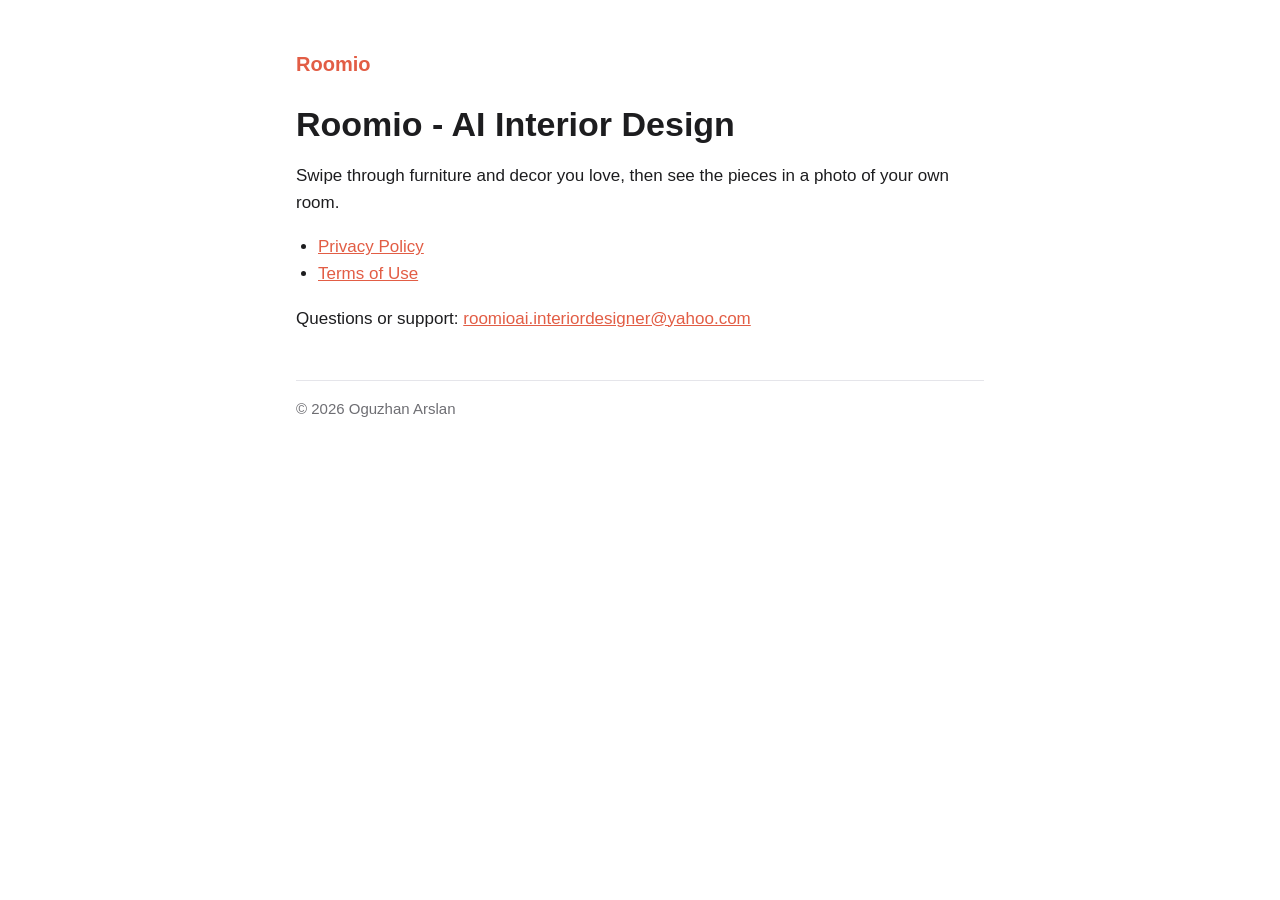
<file: index.html>
<!doctype html>
<html lang="en">
<head>
<meta charset="utf-8">
<meta name="viewport" content="width=device-width, initial-scale=1">
<title>Roomio</title>
<link rel="stylesheet" href="style.css">
</head>
<body>
<main>
<header><a href="./">Roomio</a></header>
<h1>Roomio - AI Interior Design</h1>
<p>Swipe through furniture and decor you love, then see the pieces in a photo of your own room.</p>
<ul>
<li><a href="privacy.html">Privacy Policy</a></li>
<li><a href="terms.html">Terms of Use</a></li>
</ul>
<p>Questions or support: <a href="mailto:roomioai.interiordesigner@yahoo.com">roomioai.interiordesigner@yahoo.com</a></p>
<footer>© 2026 Oguzhan Arslan</footer>
</main>
</body>
</html>
</file>
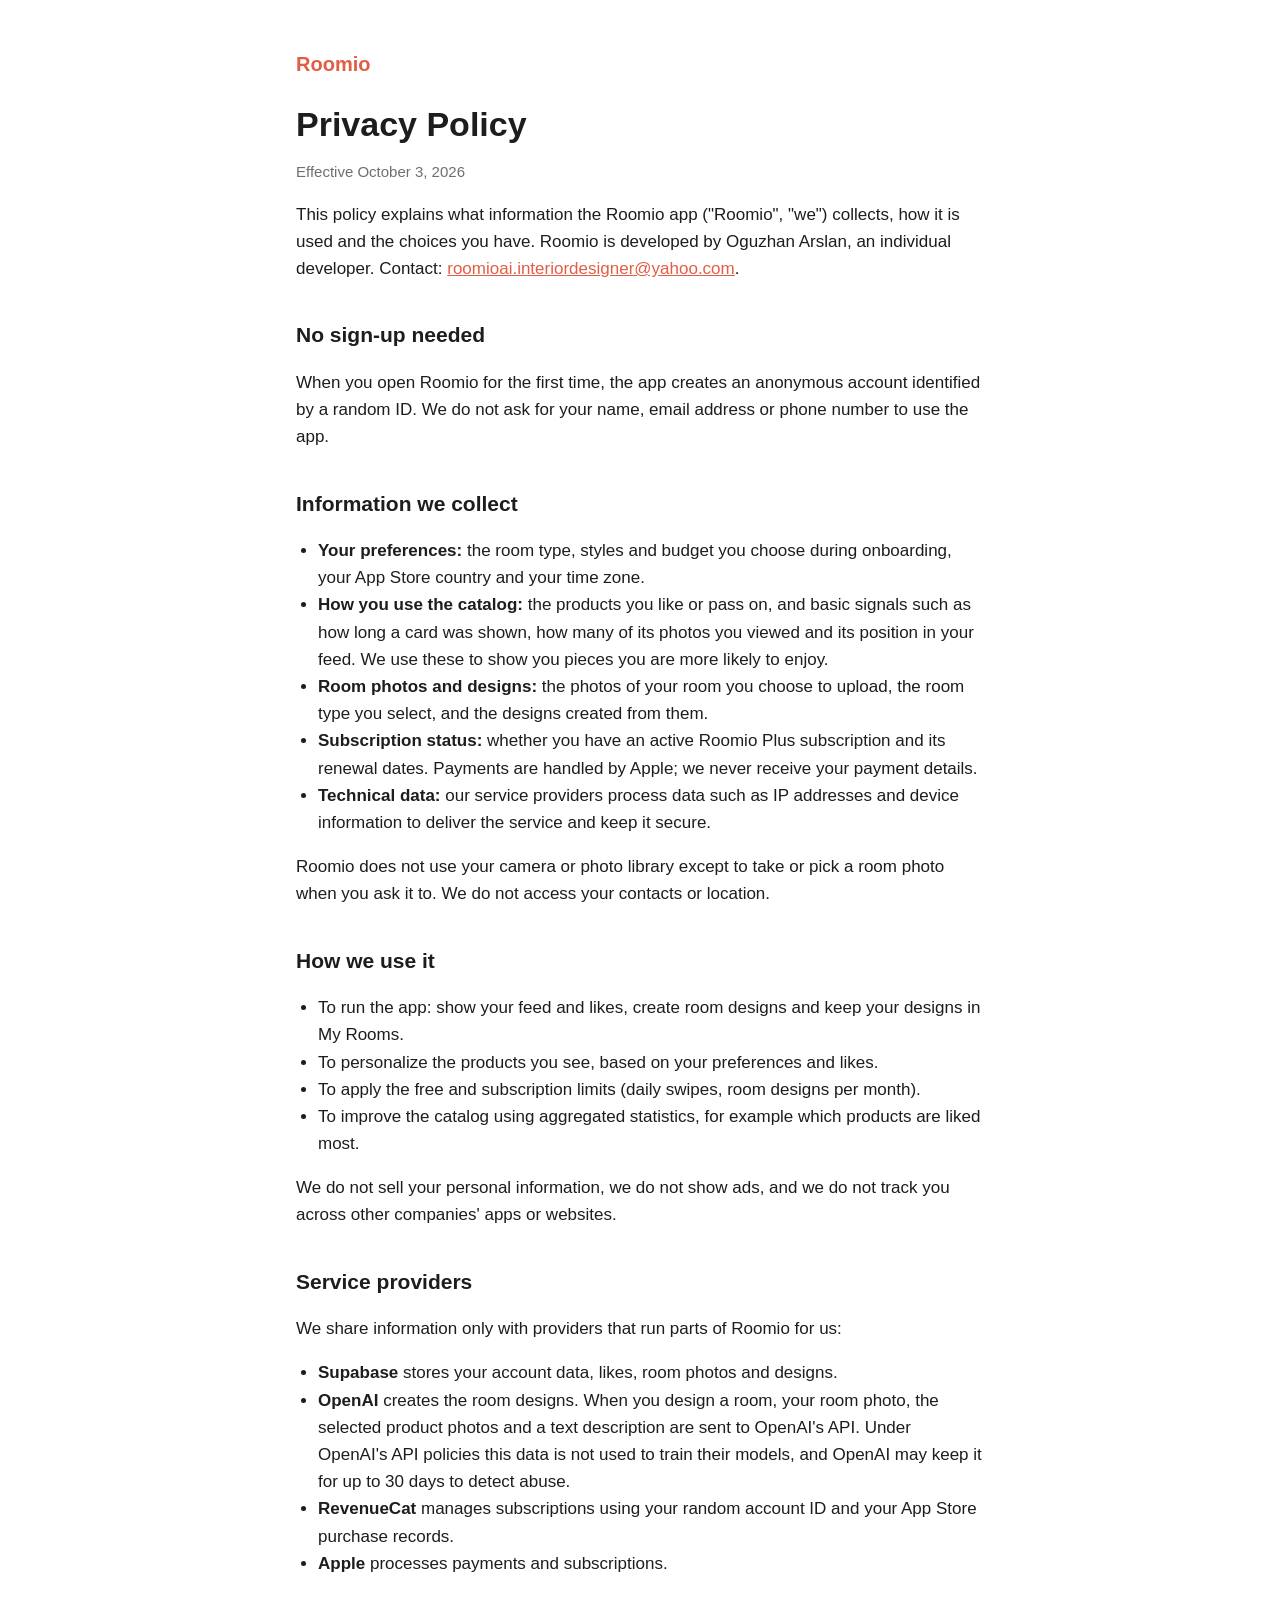
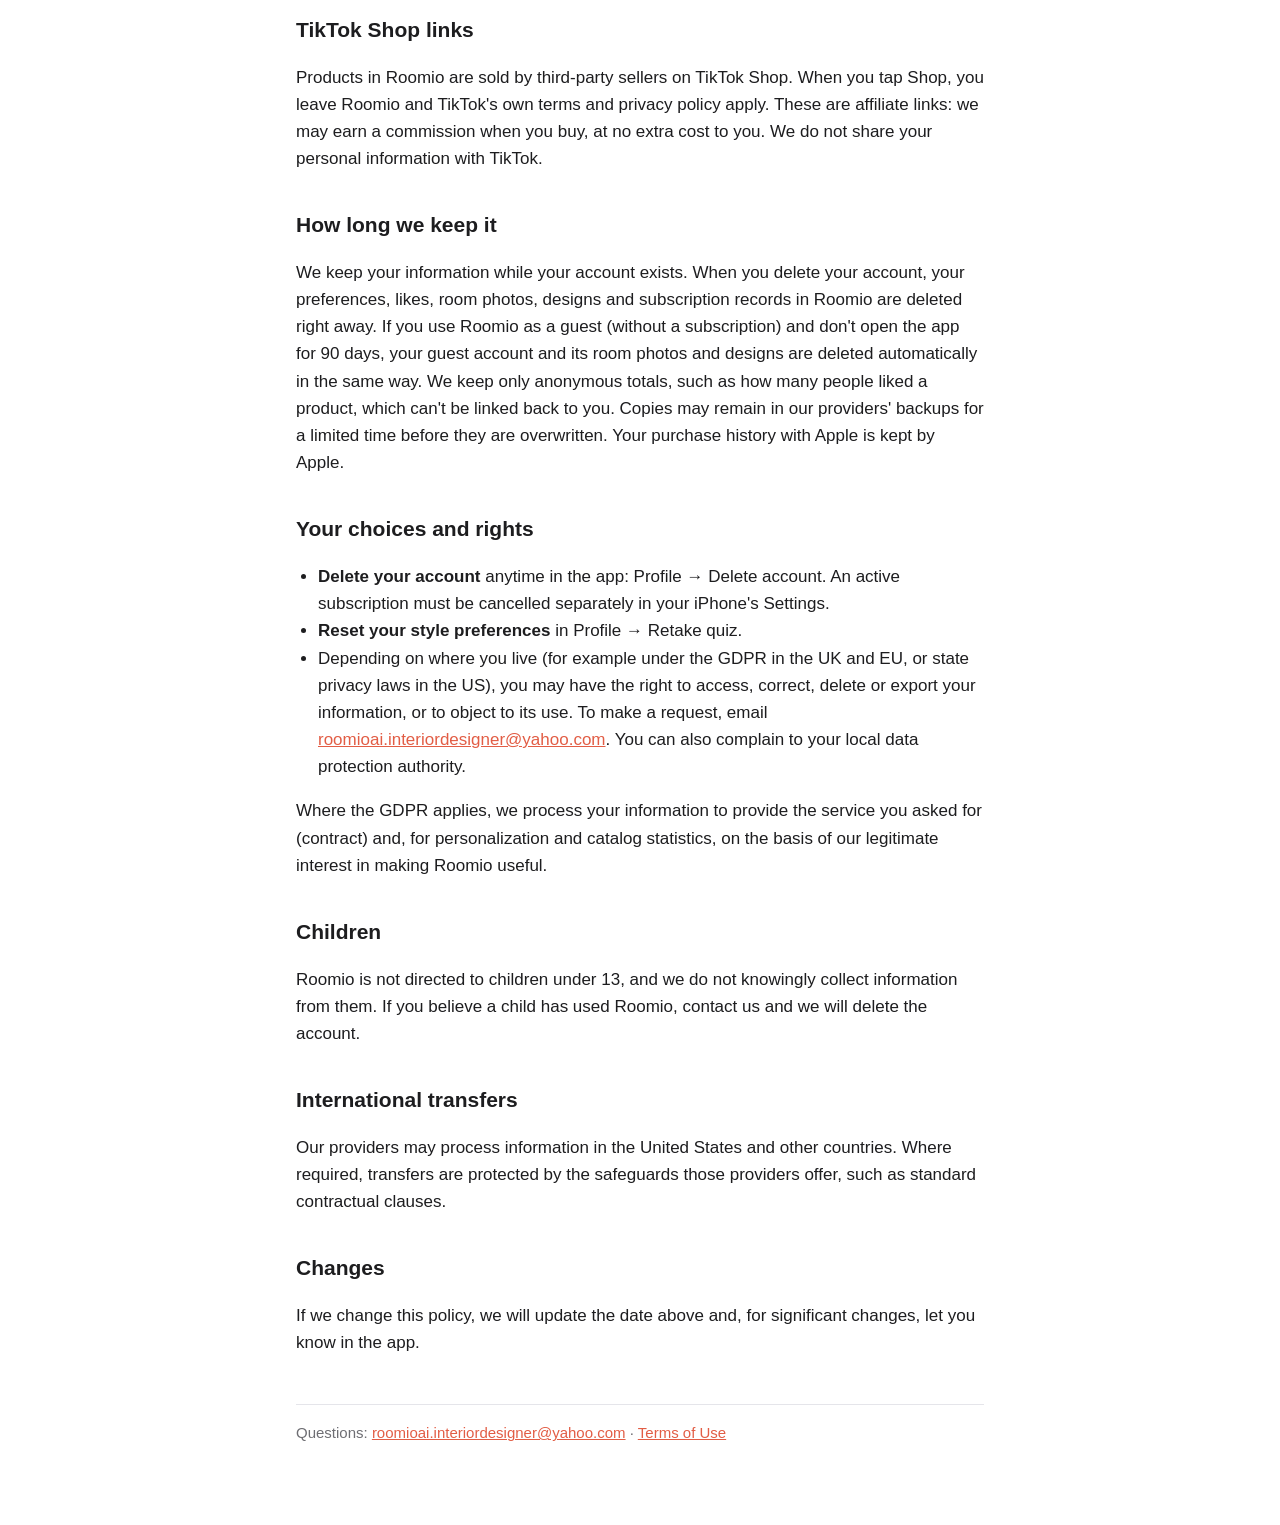
<file: privacy.html>
<!doctype html>
<html lang="en">
<head>
<meta charset="utf-8">
<meta name="viewport" content="width=device-width, initial-scale=1">
<title>Roomio Privacy Policy</title>
<link rel="stylesheet" href="style.css">
</head>
<body>
<main>
<header><a href="./">Roomio</a></header>
<h1>Privacy Policy</h1>
<p class="muted">Effective October 3, 2026</p>

<p>This policy explains what information the Roomio app ("Roomio", "we") collects, how it is used and the choices you have.
Roomio is developed by Oguzhan Arslan, an individual developer. Contact: <a href="mailto:roomioai.interiordesigner@yahoo.com">roomioai.interiordesigner@yahoo.com</a>.</p>

<h2>No sign-up needed</h2>
<p>When you open Roomio for the first time, the app creates an anonymous account identified by a random ID. We do not ask for
your name, email address or phone number to use the app.</p>

<h2>Information we collect</h2>
<ul>
<li><strong>Your preferences:</strong> the room type, styles and budget you choose during onboarding, your App Store country and your time zone.</li>
<li><strong>How you use the catalog:</strong> the products you like or pass on, and basic signals such as how long a card was shown, how many of its photos you viewed and its position in your feed. We use these to show you pieces you are more likely to enjoy.</li>
<li><strong>Room photos and designs:</strong> the photos of your room you choose to upload, the room type you select, and the designs created from them.</li>
<li><strong>Subscription status:</strong> whether you have an active Roomio Plus subscription and its renewal dates. Payments are handled by Apple; we never receive your payment details.</li>
<li><strong>Technical data:</strong> our service providers process data such as IP addresses and device information to deliver the service and keep it secure.</li>
</ul>
<p>Roomio does not use your camera or photo library except to take or pick a room photo when you ask it to. We do not access your contacts or location.</p>

<h2>How we use it</h2>
<ul>
<li>To run the app: show your feed and likes, create room designs and keep your designs in My Rooms.</li>
<li>To personalize the products you see, based on your preferences and likes.</li>
<li>To apply the free and subscription limits (daily swipes, room designs per month).</li>
<li>To improve the catalog using aggregated statistics, for example which products are liked most.</li>
</ul>
<p>We do not sell your personal information, we do not show ads, and we do not track you across other companies' apps or websites.</p>

<h2>Service providers</h2>
<p>We share information only with providers that run parts of Roomio for us:</p>
<ul>
<li><strong>Supabase</strong> stores your account data, likes, room photos and designs.</li>
<li><strong>OpenAI</strong> creates the room designs. When you design a room, your room photo, the selected product photos and a text description are sent to OpenAI's API. Under OpenAI's API policies this data is not used to train their models, and OpenAI may keep it for up to 30 days to detect abuse.</li>
<li><strong>RevenueCat</strong> manages subscriptions using your random account ID and your App Store purchase records.</li>
<li><strong>Apple</strong> processes payments and subscriptions.</li>
</ul>

<h2>TikTok Shop links</h2>
<p>Products in Roomio are sold by third-party sellers on TikTok Shop. When you tap Shop, you leave Roomio and TikTok's own terms and
privacy policy apply. These are affiliate links: we may earn a commission when you buy, at no extra cost to you. We do not share
your personal information with TikTok.</p>

<h2>How long we keep it</h2>
<p>We keep your information while your account exists. When you delete your account, your preferences, likes, room photos, designs and
subscription records in Roomio are deleted right away. If you use Roomio as a guest (without a subscription) and don't open the
app for 90 days, your guest account and its room photos and designs are deleted automatically in the same way. We keep only
anonymous totals, such as how many people liked a product, which can't be linked back to you. Copies may remain in our providers' backups for a limited time before they are
overwritten. Your purchase history with Apple is kept by Apple.</p>

<h2>Your choices and rights</h2>
<ul>
<li><strong>Delete your account</strong> anytime in the app: Profile → Delete account. An active subscription must be cancelled separately in your iPhone's Settings.</li>
<li><strong>Reset your style preferences</strong> in Profile → Retake quiz.</li>
<li>Depending on where you live (for example under the GDPR in the UK and EU, or state privacy laws in the US), you may have the right to access, correct, delete or export your information, or to object to its use. To make a request, email <a href="mailto:roomioai.interiordesigner@yahoo.com">roomioai.interiordesigner@yahoo.com</a>. You can also complain to your local data protection authority.</li>
</ul>
<p>Where the GDPR applies, we process your information to provide the service you asked for (contract) and, for personalization and
catalog statistics, on the basis of our legitimate interest in making Roomio useful.</p>

<h2>Children</h2>
<p>Roomio is not directed to children under 13, and we do not knowingly collect information from them. If you believe a child has used
Roomio, contact us and we will delete the account.</p>

<h2>International transfers</h2>
<p>Our providers may process information in the United States and other countries. Where required, transfers are protected by the
safeguards those providers offer, such as standard contractual clauses.</p>

<h2>Changes</h2>
<p>If we change this policy, we will update the date above and, for significant changes, let you know in the app.</p>

<footer>Questions: <a href="mailto:roomioai.interiordesigner@yahoo.com">roomioai.interiordesigner@yahoo.com</a> · <a href="terms.html">Terms of Use</a></footer>
</main>
</body>
</html>
</file>
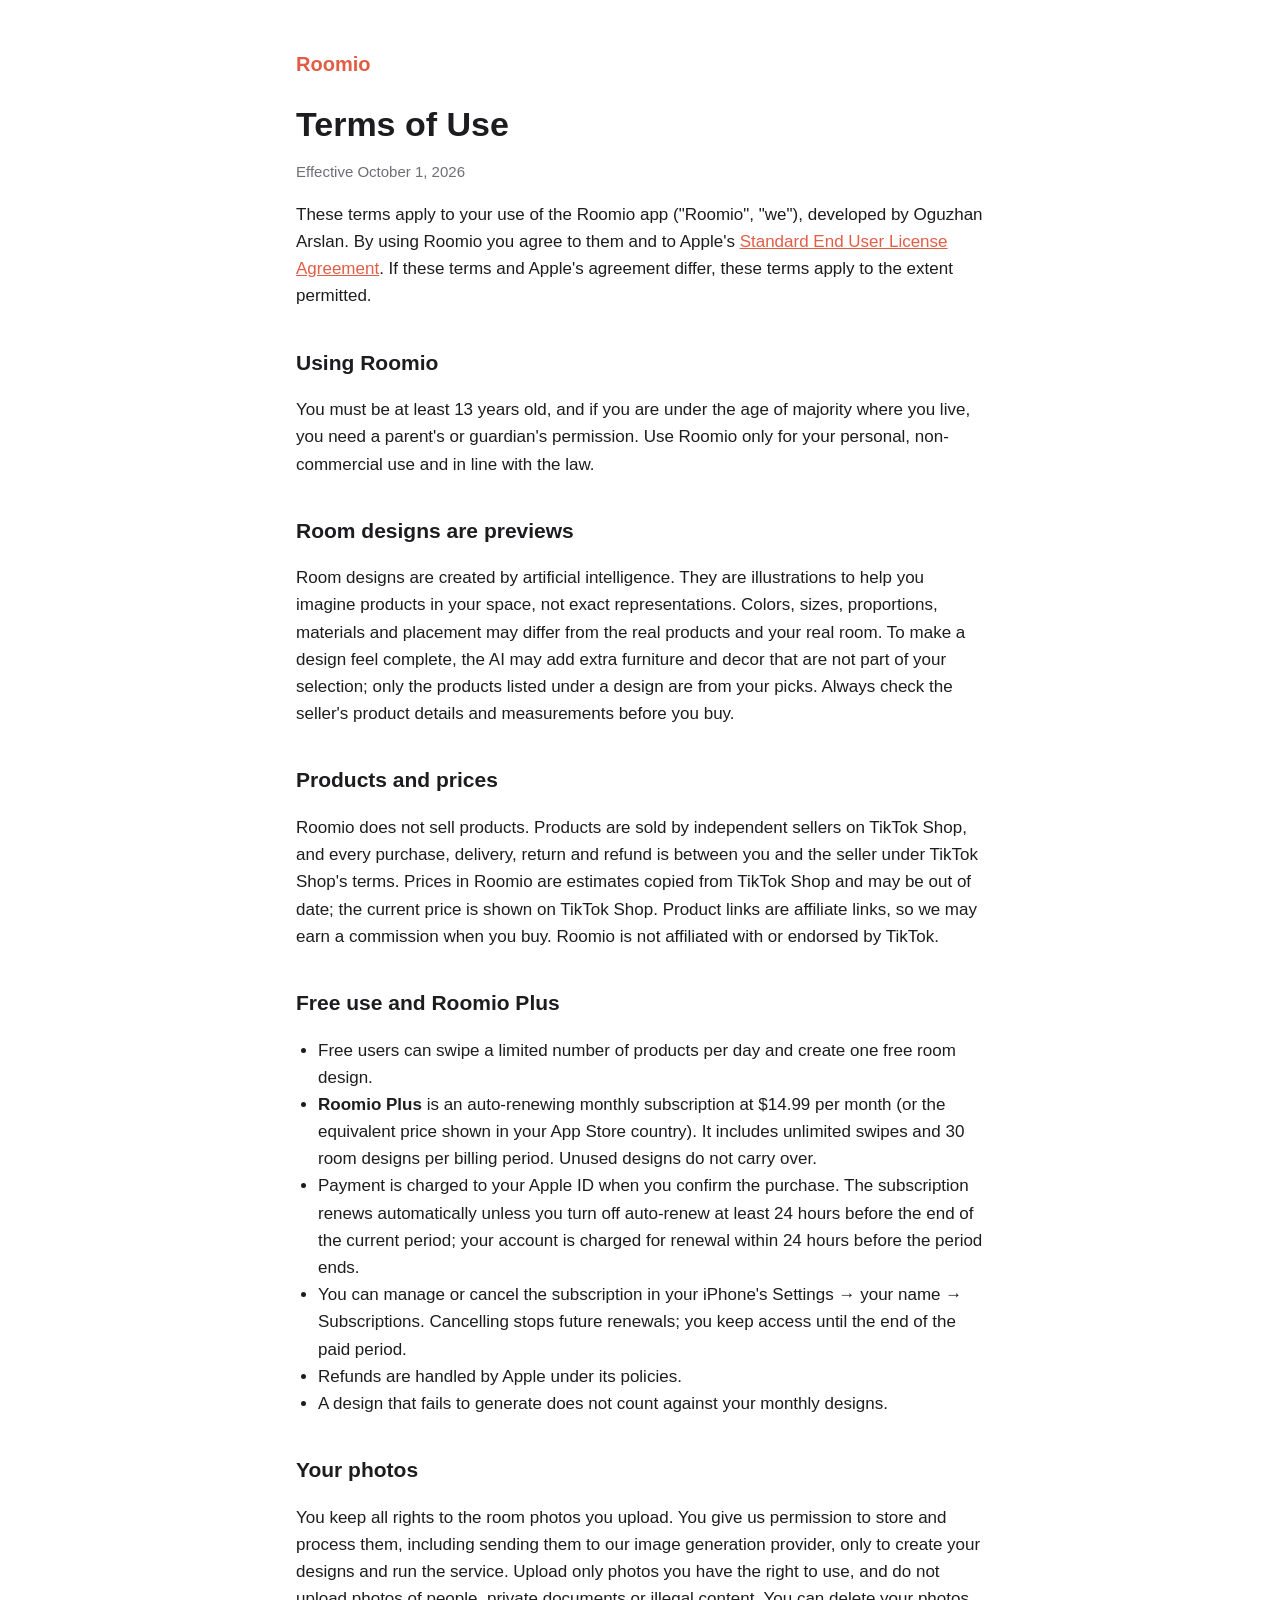
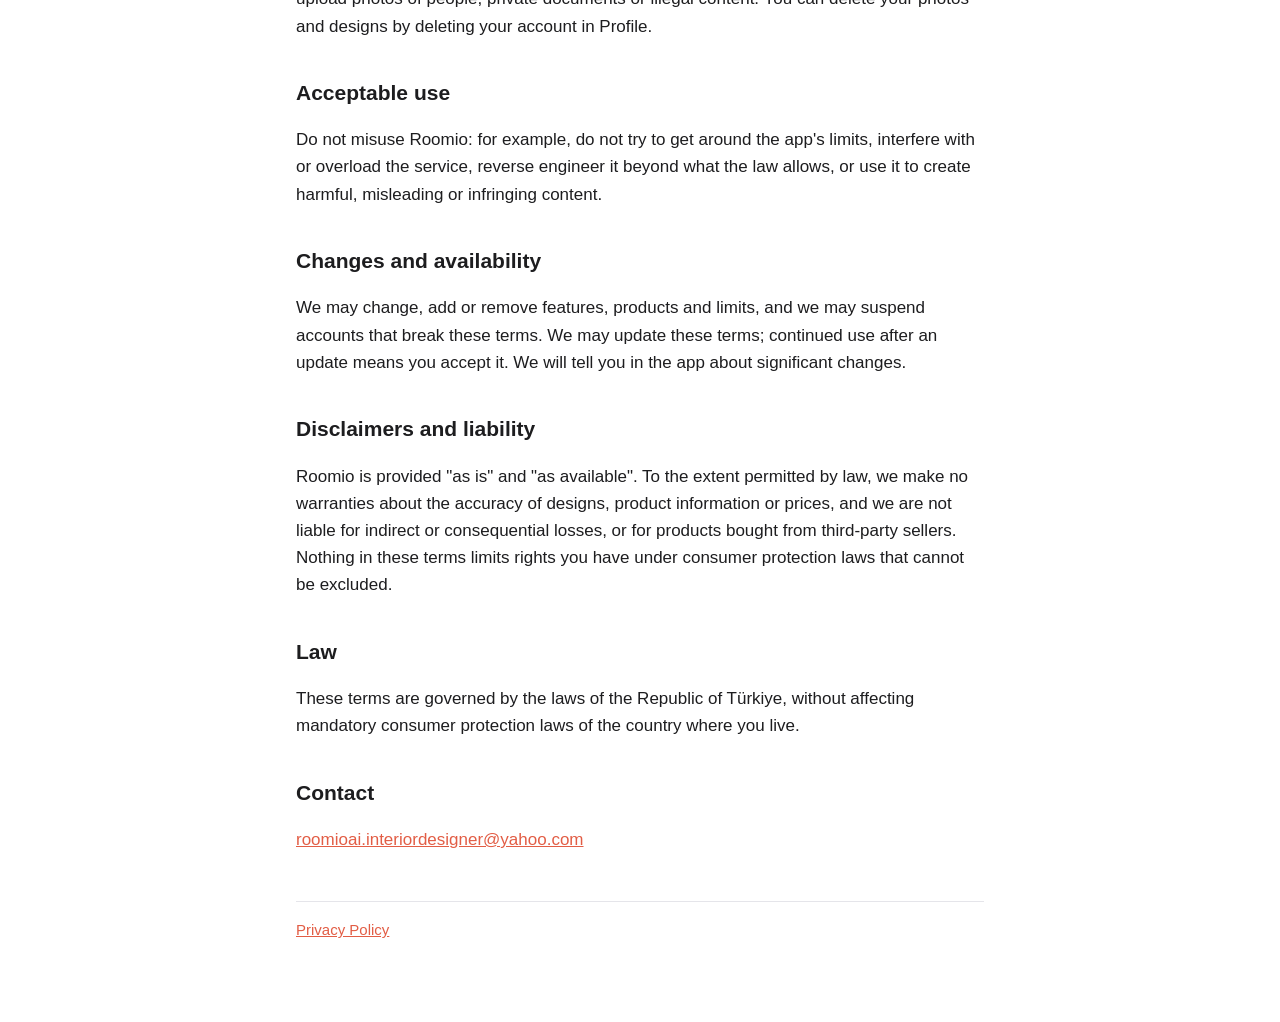
<file: terms.html>
<!doctype html>
<html lang="en">
<head>
<meta charset="utf-8">
<meta name="viewport" content="width=device-width, initial-scale=1">
<title>Roomio Terms of Use</title>
<link rel="stylesheet" href="style.css">
</head>
<body>
<main>
<header><a href="./">Roomio</a></header>
<h1>Terms of Use</h1>
<p class="muted">Effective October 1, 2026</p>

<p>These terms apply to your use of the Roomio app ("Roomio", "we"), developed by Oguzhan Arslan. By using Roomio you agree to them
and to Apple's <a href="https://www.apple.com/legal/internet-services/itunes/dev/stdeula/">Standard End User License Agreement</a>.
If these terms and Apple's agreement differ, these terms apply to the extent permitted.</p>

<h2>Using Roomio</h2>
<p>You must be at least 13 years old, and if you are under the age of majority where you live, you need a parent's or guardian's
permission. Use Roomio only for your personal, non-commercial use and in line with the law.</p>

<h2>Room designs are previews</h2>
<p>Room designs are created by artificial intelligence. They are illustrations to help you imagine products in your space, not exact
representations. Colors, sizes, proportions, materials and placement may differ from the real products and your real room. To make a
design feel complete, the AI may add extra furniture and decor that are not part of your selection; only the products listed under a
design are from your picks. Always check the seller's product details and measurements before you buy.</p>

<h2>Products and prices</h2>
<p>Roomio does not sell products. Products are sold by independent sellers on TikTok Shop, and every purchase, delivery, return and
refund is between you and the seller under TikTok Shop's terms. Prices in Roomio are estimates copied from TikTok Shop and may be out of
date; the current price is shown on TikTok Shop. Product links are affiliate links, so we may earn a commission when you buy. Roomio
is not affiliated with or endorsed by TikTok.</p>

<h2>Free use and Roomio Plus</h2>
<ul>
<li>Free users can swipe a limited number of products per day and create one free room design.</li>
<li><strong>Roomio Plus</strong> is an auto-renewing monthly subscription at $14.99 per month (or the equivalent price shown in your
App Store country). It includes unlimited swipes and 30 room designs per billing period. Unused designs do not carry over.</li>
<li>Payment is charged to your Apple ID when you confirm the purchase. The subscription renews automatically unless you turn off
auto-renew at least 24 hours before the end of the current period; your account is charged for renewal within 24 hours before the
period ends.</li>
<li>You can manage or cancel the subscription in your iPhone's Settings → your name → Subscriptions. Cancelling stops future renewals;
you keep access until the end of the paid period.</li>
<li>Refunds are handled by Apple under its policies.</li>
<li>A design that fails to generate does not count against your monthly designs.</li>
</ul>

<h2>Your photos</h2>
<p>You keep all rights to the room photos you upload. You give us permission to store and process them, including sending them to our
image generation provider, only to create your designs and run the service. Upload only photos you have the right to use, and do not
upload photos of people, private documents or illegal content. You can delete your photos and designs by deleting your account in
Profile.</p>

<h2>Acceptable use</h2>
<p>Do not misuse Roomio: for example, do not try to get around the app's limits, interfere with or overload the service, reverse
engineer it beyond what the law allows, or use it to create harmful, misleading or infringing content.</p>

<h2>Changes and availability</h2>
<p>We may change, add or remove features, products and limits, and we may suspend accounts that break these terms. We may update these
terms; continued use after an update means you accept it. We will tell you in the app about significant changes.</p>

<h2>Disclaimers and liability</h2>
<p>Roomio is provided "as is" and "as available". To the extent permitted by law, we make no warranties about the accuracy of designs,
product information or prices, and we are not liable for indirect or consequential losses, or for products bought from third-party
sellers. Nothing in these terms limits rights you have under consumer protection laws that cannot be excluded.</p>

<h2>Law</h2>
<p>These terms are governed by the laws of the Republic of Türkiye, without affecting mandatory consumer protection laws of the country
where you live.</p>

<h2>Contact</h2>
<p><a href="mailto:roomioai.interiordesigner@yahoo.com">roomioai.interiordesigner@yahoo.com</a></p>

<footer><a href="privacy.html">Privacy Policy</a></footer>
</main>
</body>
</html>
</file>
<file: style.css>
:root { --bg: #ffffff; --text: #1d1d1f; --muted: #6e6e73; --accent: #e25d45; --line: #e5e5ea; }
@media (prefers-color-scheme: dark) { :root { --bg: #000000; --text: #f5f5f7; --muted: #a1a1a6; --accent: #ff7a63; --line: #2c2c2e; } }
* { box-sizing: border-box; }
body { margin: 0; background: var(--bg); color: var(--text); font: 17px/1.6 -apple-system, BlinkMacSystemFont, "Segoe UI", Roboto, sans-serif; }
main { max-width: 720px; margin: 0 auto; padding: 48px 16px 80px; }
header a { color: var(--accent); font-weight: 700; font-size: 20px; text-decoration: none; }
h1 { font-size: 34px; line-height: 1.2; margin: 24px 0 4px; }
h2 { font-size: 21px; margin: 36px 0 8px; }
p, li { color: var(--text); }
.muted, footer { color: var(--muted); font-size: 15px; }
a { color: var(--accent); }
ul { padding-left: 22px; }
footer { border-top: 1px solid var(--line); margin-top: 48px; padding-top: 16px; }
</file>
